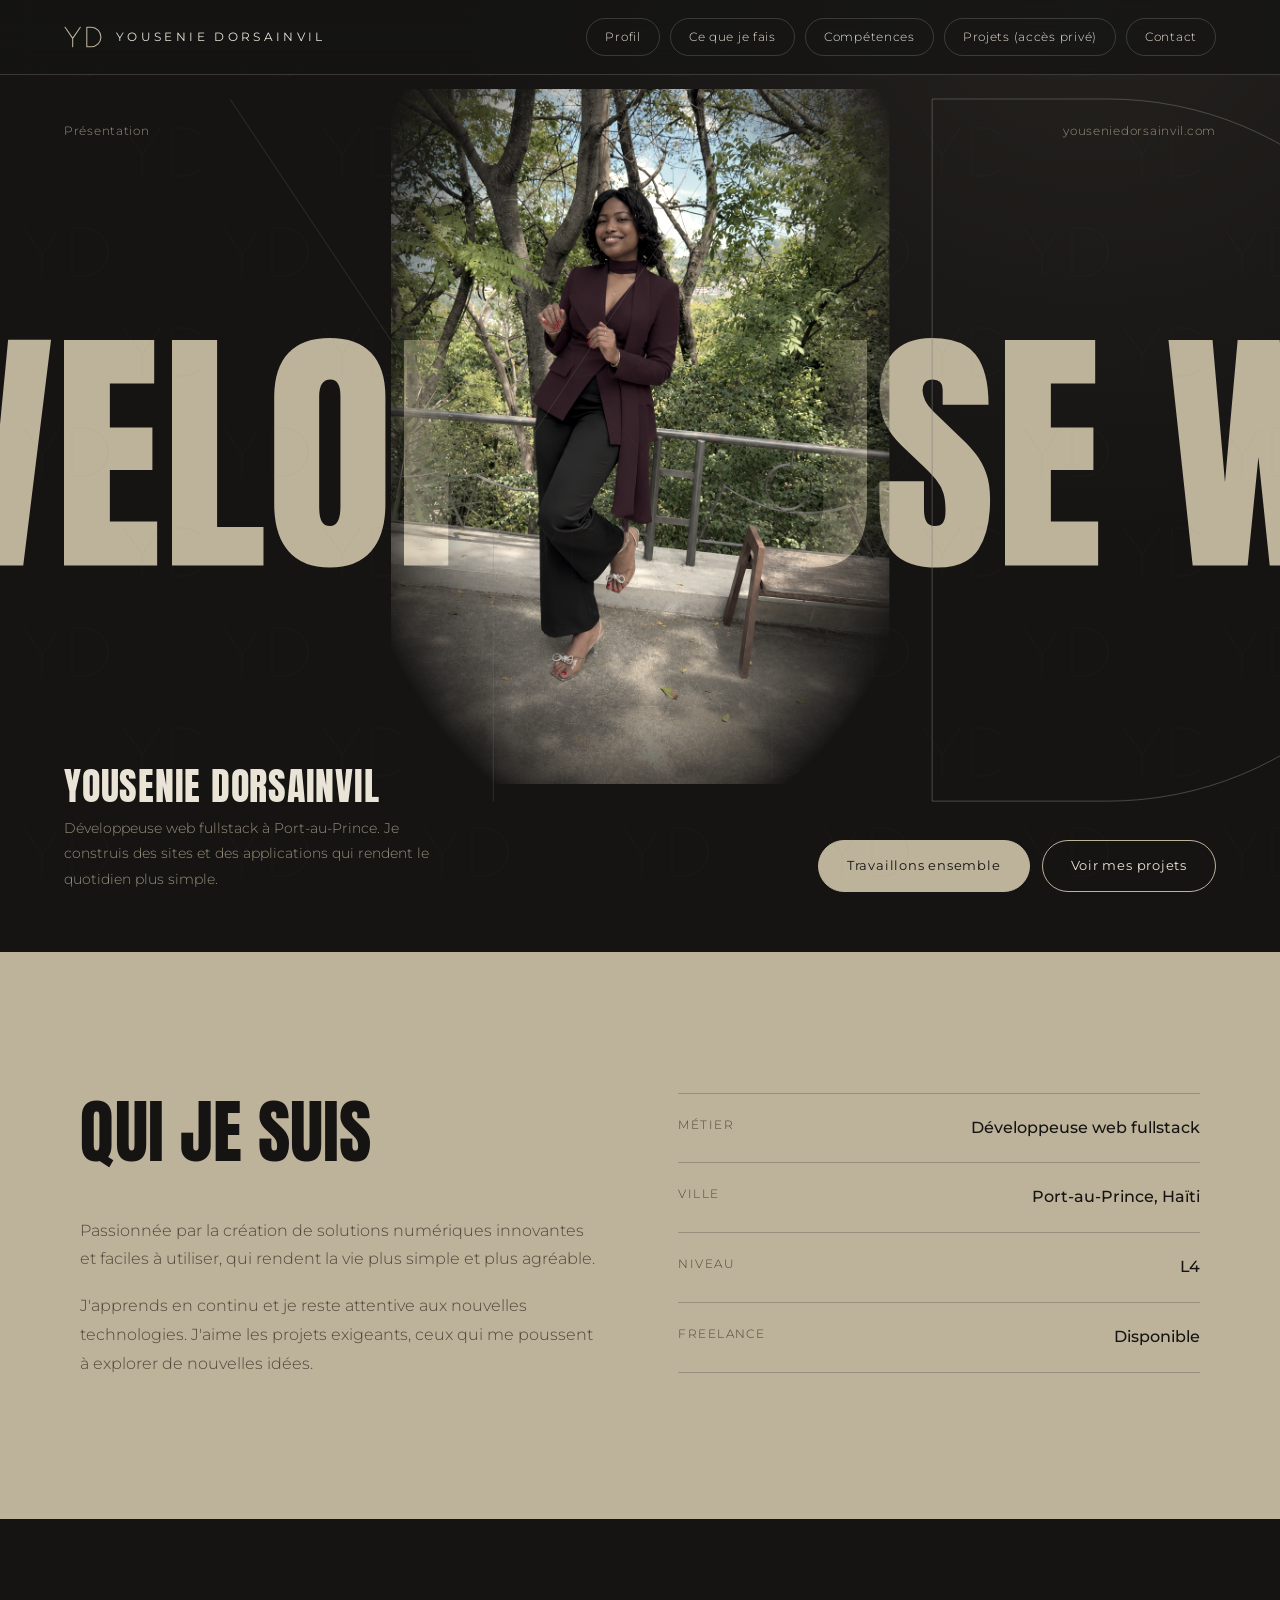
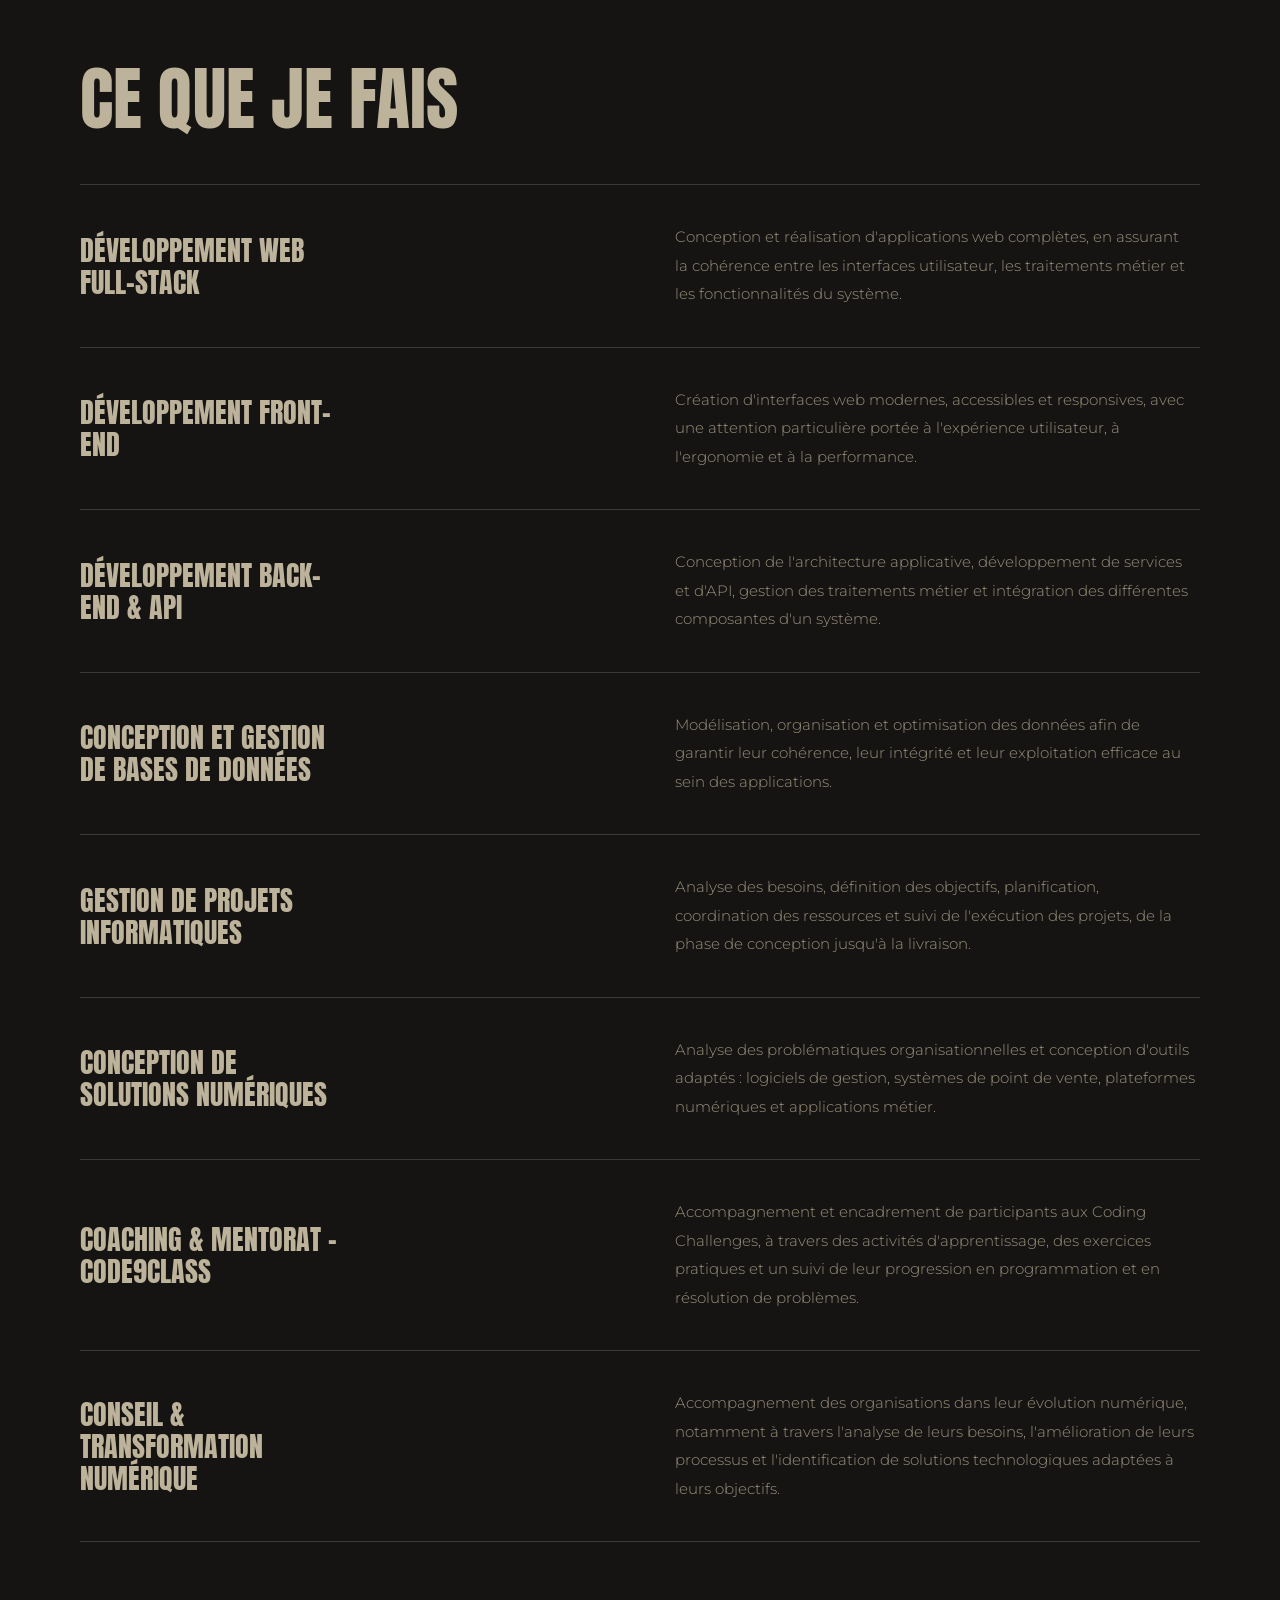
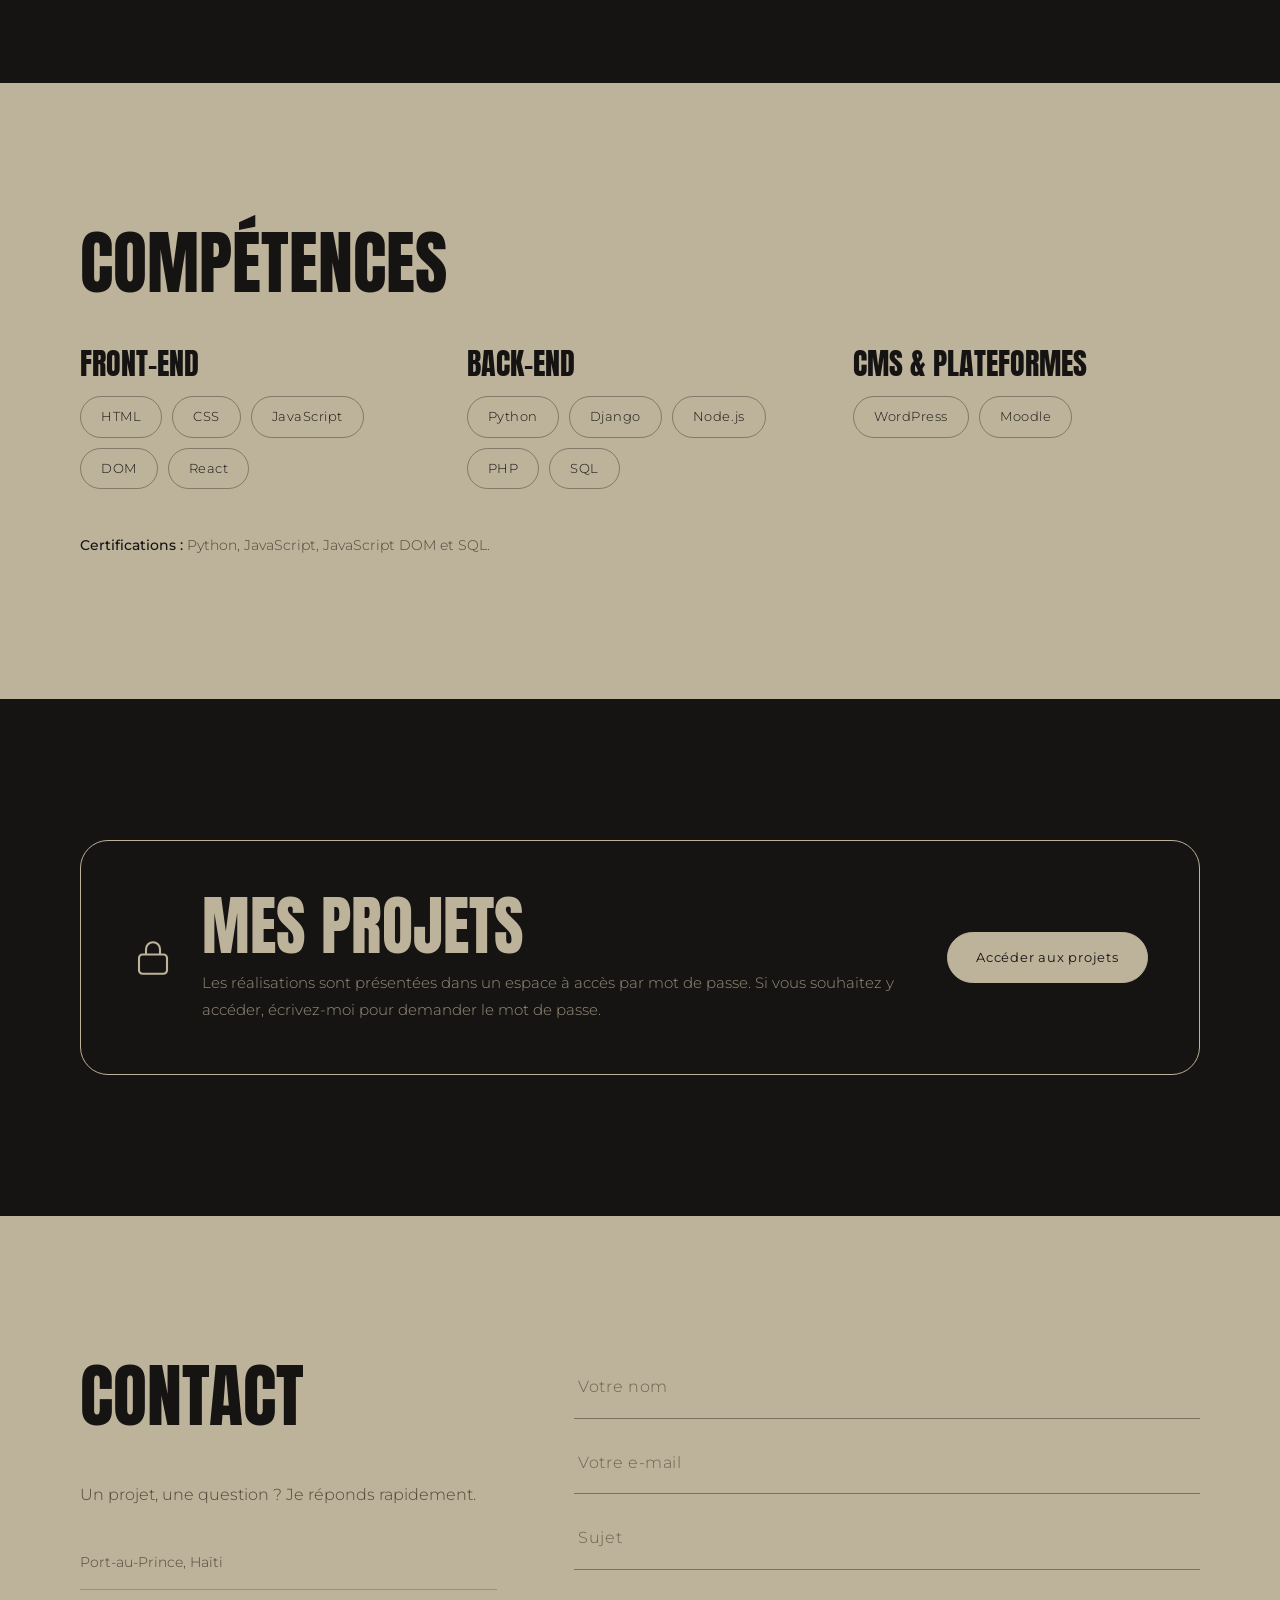
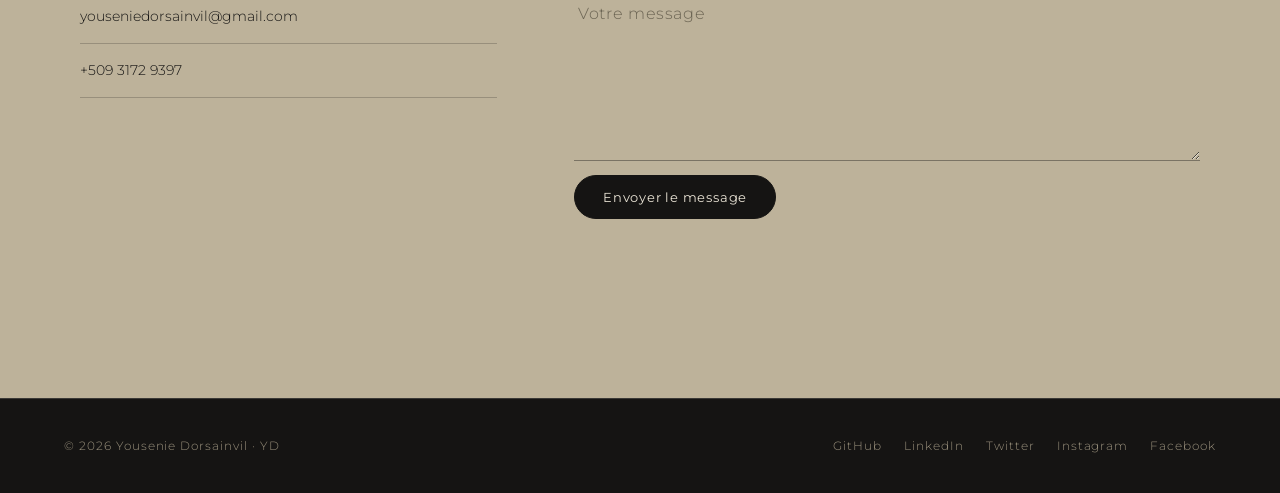
<file: index.html>
<!DOCTYPE html>
<html lang="fr">
<head>
  <meta charset="utf-8">
  <meta name="viewport" content="width=device-width, initial-scale=1">
  <title>Yousenie Dorsainvil — Développeuse web fullstack</title>
  <meta name="description" content="Portfolio de Yousenie Dorsainvil (YD), développeuse web fullstack à Port-au-Prince, Haïti.">
  <link rel="icon" href="assets/img/favicon.png">
  <link rel="preconnect" href="https://fonts.googleapis.com">
  <link rel="preconnect" href="https://fonts.gstatic.com" crossorigin>
  <link href="https://fonts.googleapis.com/css2?family=Anton&family=Montserrat:wght@300;400;500&display=swap" rel="stylesheet">
  <link rel="stylesheet" href="css/yd.css">
</head>
<body>

  <!-- Arrière-plan YD -->
  <div class="bg-glow" aria-hidden="true"></div>
  <div class="bg-pattern" aria-hidden="true"></div>
  <div class="bg-mark" id="mark" aria-hidden="true">
    <svg viewBox="0 0 140 80">
      <path d="M0 0L30 45L60 0M30 45V80"/>
      <path class="accent" d="M80 0V80H100A40 40 0 0 0 100 0Z"/>
    </svg>
  </div>

  <header class="nav">
    <a href="#top" class="logo" aria-label="YD — accueil">
      <svg viewBox="0 0 140 80" aria-hidden="true">
        <path d="M4 4L32 45L60 4M32 45V76M84 4V76H100A36 36 0 0 0 100 4Z"/>
      </svg>
      <span>Yousenie Dorsainvil</span>
    </a>
    <ul>
      <li><a class="link" href="#profil">Profil</a></li>
      <li><a class="link" href="#faire">Ce que je fais</a></li>
      <li><a class="link" href="#competences">Compétences</a></li>
      <li><a class="link lock" href="projects.html">Projets (accès privé)</a></li>
      <li><a class="link" href="#contact">Contact</a></li>
    </ul>
  </header>

  <main id="top">
    <section class="hero">
      <div class="hero-top">
        <span>Présentation</span>
        <span>youseniedorsainvil.com</span>
      </div>
      <div class="hero-stage">
        <h1>Développeuse web</h1>
        <img class="hero-photo" src="img/3.png" alt="Portrait de Yousenie Dorsainvil" width="800" height="1000">
      </div>
      <div class="hero-bottom">
        <div>
          <p class="name">Yousenie Dorsainvil</p>
          <p class="role">Développeuse web fullstack à Port-au-Prince. Je construis des sites et des applications qui rendent le quotidien plus simple.</p>
        </div>
        <div class="btns">
          <a class="btn solid" href="#contact">Travaillons ensemble</a>
          <a class="btn" href="projects.html">Voir mes projets</a>
        </div>
      </div>
    </section>

    <section id="profil" class="beige">
      <div class="inner about-grid">
        <div>
          <h2>Qui je suis</h2>
          <p class="lead">Passionnée par la création de solutions numériques innovantes et faciles à utiliser, qui rendent la vie plus simple et plus agréable.</p>
          <p class="lead">J'apprends en continu et je reste attentive aux nouvelles technologies. J'aime les projets exigeants, ceux qui me poussent à explorer de nouvelles idées.</p>
        </div>
        <ul class="facts">
          <li><span>Métier</span><strong>Développeuse web fullstack</strong></li>
          <li><span>Ville</span><strong>Port-au-Prince, Haïti</strong></li>
          <li><span>Niveau</span><strong>L4</strong></li>
          <li><span>Freelance</span><strong>Disponible</strong></li>
        </ul>
      </div>
    </section>

    
    <section id="faire">
      <div class="inner">
        <h2>Ce que je fais</h2>
        <div class="rows">

          <div class="row">
            <h3>Développement web Full-Stack</h3>
            <p>Conception et réalisation d'applications web complètes, en assurant la cohérence entre les interfaces utilisateur, les traitements métier et les fonctionnalités du système.</p>
          </div>

          <div class="row">
            <h3>Développement Front-End</h3>
            <p>Création d'interfaces web modernes, accessibles et responsives, avec une attention particulière portée à l'expérience utilisateur, à l'ergonomie et à la performance.</p>
          </div>

          <div class="row">
            <h3>Développement Back-End & API</h3>
            <p>Conception de l'architecture applicative, développement de services et d'API, gestion des traitements métier et intégration des différentes composantes d'un système.</p>
          </div>

          <div class="row">
            <h3>Conception et gestion de bases de données</h3>
            <p>Modélisation, organisation et optimisation des données afin de garantir leur cohérence, leur intégrité et leur exploitation efficace au sein des applications.</p>
          </div>

          <div class="row">
            <h3>Gestion de projets informatiques</h3>
            <p>Analyse des besoins, définition des objectifs, planification, coordination des ressources et suivi de l'exécution des projets, de la phase de conception jusqu'à la livraison.</p>
          </div>

          <div class="row">
            <h3>Conception de solutions numériques</h3>
            <p>Analyse des problématiques organisationnelles et conception d'outils adaptés : logiciels de gestion, systèmes de point de vente, plateformes numériques et applications métier.</p>
          </div>

          <div class="row">
            <h3>Coaching & Mentorat – Code9Class</h3>
            <p>Accompagnement et encadrement de participants aux Coding Challenges, à travers des activités d'apprentissage, des exercices pratiques et un suivi de leur progression en programmation et en résolution de problèmes.</p>
          </div>

          <div class="row">
            <h3>Conseil & Transformation numérique</h3>
            <p>Accompagnement des organisations dans leur évolution numérique, notamment à travers l'analyse de leurs besoins, l'amélioration de leurs processus et l'identification de solutions technologiques adaptées à leurs objectifs.</p>
          </div>

        </div>
      </div>
    </section>

    <section id="competences" class="beige">
      <div class="inner">
        <h2>Compétences</h2>
        <div class="skills">

          <div>
            <h3>Front-end</h3>
            <div class="chips">
              <span class="chip">HTML</span>
              <span class="chip">CSS</span>
              <span class="chip">JavaScript</span>
              <span class="chip">DOM</span>
              <span class="chip">React</span>
            </div>
          </div>

          <div>
            <h3>Back-end</h3>
            <div class="chips">
              <span class="chip">Python</span>
              <span class="chip">Django</span>
              <span class="chip">Node.js</span>
              <span class="chip">PHP</span>
              <span class="chip">SQL</span>
            </div>
          </div>

          <div>
            <h3>CMS & Plateformes</h3>
            <div class="chips">
              <span class="chip">WordPress</span>
              <span class="chip">Moodle</span>
            </div>
          </div>

        </div>

        <p class="certs">
          <b>Certifications :</b> Python, JavaScript, JavaScript DOM et SQL.
        </p>
      </div>
    </section>


    <section id="projets">
      <div class="inner">
        <div class="locked">
          <svg viewBox="0 0 24 24" aria-hidden="true">
            <rect x="4" y="10" width="16" height="11" rx="2"/>
            <path d="M8 10V7a4 4 0 0 1 8 0v3"/>
          </svg>
          <div>
            <h2>Mes projets</h2>
            <p>Les réalisations sont présentées dans un espace à accès par mot de passe. Si vous souhaitez y accéder, écrivez-moi pour demander le mot de passe.</p>
          </div>
          <a class="btn solid" href="projects.html">Accéder aux projets</a>
        </div>
      </div>
    </section>

    <section id="contact" class="beige">
      <div class="inner contact-grid">
        <div>
          <h2>Contact</h2>
          <p class="lead">Un projet, une question ? Je réponds rapidement.</p>
          <ul>
            <li>Port-au-Prince, Haïti</li>
            <li><a href="mailto:youseniedorsainvil@gmail.com">youseniedorsainvil@gmail.com</a></li>
            <li><a href="tel:+50931729397">+509 3172 9397</a></li>
          </ul>
        </div>

        
        <form id="contactForm">
            <input type="text" name="name"
                  placeholder="Votre nom" required
                  autocomplete="name">

            <input type="email" name="email"
                  placeholder="Votre e-mail" required
                  autocomplete="email">

            <input type="text" name="subject"
                  placeholder="Sujet" required>

            <textarea name="message" rows="5"
                      placeholder="Votre message" required></textarea>

            <button class="btn solid" type="submit"
                    style="justify-self:start">
                Envoyer le message
            </button>

            <div class="status" id="status"
                role="status" aria-live="polite"></div>
        </form>

      </div>
    </section>
  </main>

  <footer>
    <span>© <span id="y"></span> Yousenie Dorsainvil · YD</span>
    <nav>
      <a href="https://github.com/youse22" target="_blank" rel="noopener noreferrer">GitHub</a>
      <a href="https://www.linkedin.com/in/yousenie-dorsainvil" target="_blank" rel="noopener noreferrer">LinkedIn</a>
      <a href="https://twitter.com/yousenieD" target="_blank" rel="noopener noreferrer">Twitter</a>
      <a href="https://instagram.com/youseniedorsainvil" target="_blank" rel="noopener noreferrer">Instagram</a>
      <a href="https://web.facebook.com/yoosenie.dorsainvil" target="_blank" rel="noopener noreferrer">Facebook</a>
    </nav>
  </footer>

  <script>
    'use strict';

    document.getElementById('y').textContent = new Date().getFullYear();

    // Léger parallaxe du monogramme YD
    const mark = document.getElementById('mark');

    if (!window.matchMedia('(prefers-reduced-motion: reduce)').matches) {
      let ticking = false;

      window.addEventListener('scroll', function() {
        if (ticking) return;
        ticking = true;

        requestAnimationFrame(function() {
          mark.style.setProperty('--py', (window.scrollY * -0.12) + 'px');
          ticking = false;
        });
      }, { passive: true });
    }

    // Formulaire de contact compatible avec un hébergement statique.
    // Le visiteur doit disposer d'une application de messagerie configurée.
    const form = document.getElementById('contactForm');
    const status = document.getElementById('status');

    form.addEventListener('submit', function(event) {
      event.preventDefault();

      if (!form.reportValidity()) return;

      const data = new FormData(form);
      const name = String(data.get('name') || '').trim();
      const email = String(data.get('email') || '').trim();
      const subject = String(data.get('subject') || '').trim();
      const message = String(data.get('message') || '').trim();

      const body = [
        'Nom : ' + name,
        'E-mail : ' + email,
        '',
        'Message :',
        message
      ].join('\n');

      const mailto = 'mailto:youseniedorsainvil@gmail.com'
        + '?subject=' + encodeURIComponent(subject)
        + '&body=' + encodeURIComponent(body);

      status.className = 'status';
      status.textContent = 'Ouverture de votre application de messagerie…';

      window.location.href = mailto;
    });


    //////

document.getElementById("contactForm").addEventListener("submit", function(e) {
    e.preventDefault();

    const form = this;

    const name = form.elements["name"].value.trim();
    const email = form.elements["email"].value.trim();
    const subject = form.elements["subject"].value.trim();
    const message = form.elements["message"].value.trim();

    const status = document.getElementById("status");

    // Remplace par ton adresse e-mail
    const destination = "tonadresse@gmail.com";

    const body =
        "Nom : " + name + "\n" +
        "E-mail : " + email + "\n\n" +
        "Message :\n" + message;

    const mailto =
        "mailto:" + destination +
        "?subject=" + encodeURIComponent(subject) +
        "&body=" + encodeURIComponent(body);

    status.textContent = "Ouverture de votre logiciel de messagerie...";

    window.location.href = mailto;
});

  </script>
</body>
</html>
</file>
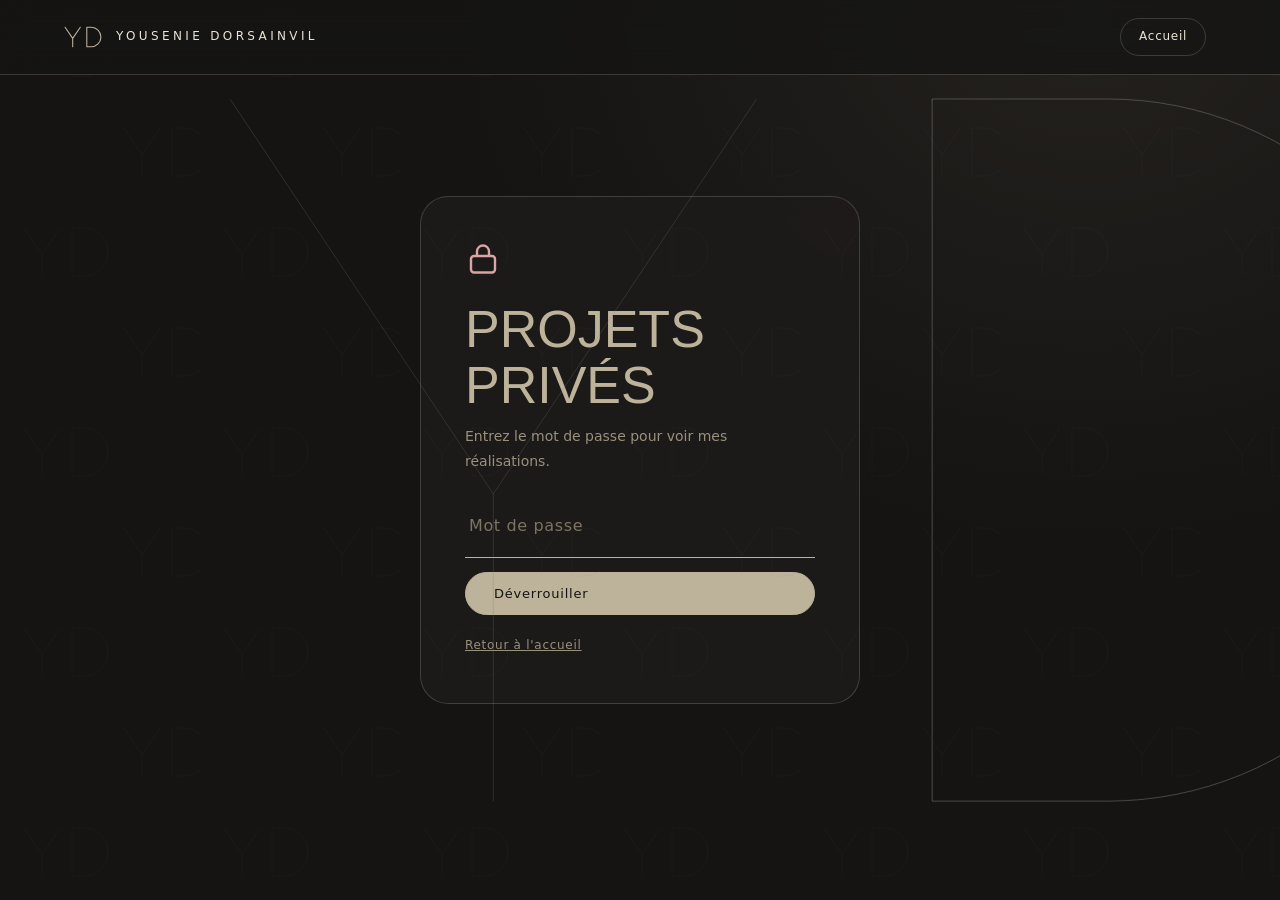
<file: projects.html>
<!DOCTYPE html>
<html lang="fr">
<head>
  <meta charset="utf-8">
  <meta name="viewport" content="width=device-width, initial-scale=1">
  <meta name="robots" content="noindex, nofollow">
  <meta name="theme-color" content="#171717">

  <title>Projets — Yousenie Dorsainvil</title>

  <link rel="preconnect" href="https://fonts.googleapis.com">
  <link rel="preconnect" href="https://fonts.gstatic.com" crossorigin>
  <link href="https://fonts.googleapis.com/css2?family=Bodoni+Moda:ital,wght@0,400;0,600;1,400;1,600&family=Jost:wght@400;500&display=swap" rel="stylesheet">

  <link rel="stylesheet" href="css/yd.css">

  <style>
    /* Force le masquage des éléments cachés */
    [hidden] {
      display: none !important;
    }
    /* Bouton Verrouiller */
button.link.lock {
    display: inline-flex;
    align-items: center;
    justify-content: center;
    padding: 10px 20px;
    min-height: 38px;

    background: transparent;
    color: #e5e1da;

    border: 1px solid rgba(255, 255, 255, 0.16);
    border-radius: 30px;

    font-family: inherit;
    font-size: 13px;
    font-weight: 600;
    letter-spacing: 0.3px;

    cursor: pointer;
    transition: all 0.25s ease;
}

/* Survol */
button.link.lock:hover {
    background: rgba(237, 28, 36, 0.12);
    color: #ff4b50;
    border-color: #ed1c24;
    transform: translateY(-1px);
}

/* Clic */
button.link.lock:active {
    transform: scale(0.97);
}

/* Focus clavier */
button.link.lock:focus-visible {
    outline: 2px solid #ed1c24;
    outline-offset: 3px;
}

/* Respecter l'attribut hidden */
button.link.lock[hidden] {
    display: none !important;
}
  </style>
</head>

<body>

  <div class="bg-glow" aria-hidden="true"></div>
  <div class="bg-pattern" aria-hidden="true"></div>

  <div class="bg-mark" aria-hidden="true">
    <svg viewBox="0 0 140 80">
      <path d="M0 0L30 45L60 0M30 45V80"/>
      <path class="accent" d="M80 0V80H100A40 40 0 0 0 100 0Z"/>
    </svg>
  </div>

  <!-- NAVIGATION -->
  <header class="nav">
    <a href="index.html" class="logo" aria-label="Retour à l'accueil">
      <svg viewBox="0 0 140 80" aria-hidden="true">
        <path d="M4 4L32 45L60 4M32 45V76M84 4V76H100A36 36 0 0 0 100 4Z"/>
      </svg>
      <span>Yousenie Dorsainvil</span>
    </a>

    <ul>
      <li>
        <a class="link" href="index.html">Accueil</a>
      </li>

      <li>
        <button class="link lock" id="logoutBtn" type="button" hidden>
          Verrouiller
        </button>
      </li>
    </ul>
  </header>

  <!-- CONNEXION -->
  <main class="gate" id="loginSection">
    <div class="gate-box">

      <svg viewBox="0 0 24 24"
           width="36"
           height="36"
           fill="none"
           stroke="#D9A5A6"
           stroke-width="1.6"
           aria-hidden="true">
        <rect x="4" y="10" width="16" height="11" rx="2"/>
        <path d="M8 10V7a4 4 0 0 1 8 0v3"/>
      </svg>

      <h1>Projets privés</h1>

      <p>
        Entrez le mot de passe pour voir mes réalisations.
      </p>

      <div class="err"
           id="errorMessage"
           role="alert"
           aria-live="polite"
           hidden>
      </div>

      <form id="loginForm">

        <input
          type="password"
          id="password"
          name="password"
          placeholder="Mot de passe"
          required
          autofocus
          autocomplete="current-password"
        >

        <button class="btn solid" type="submit" id="loginBtn">
          Déverrouiller
        </button>

      </form>

      <a class="back" href="index.html">
        Retour à l'accueil
      </a>

    </div>
  </main>

  <!-- PROJETS -->
  <main class="wrap top" id="projectsSection" hidden>
    <div class="inner">

      <h2>Projets</h2>

      <p class="lead">
        Cliquez sur un projet pour ouvrir le site.
      </p>

      <div class="grid" id="projectsGrid"></div>

    </div>
  </main>

  <script>
    'use strict';

    /* ==========================================
       CONFIGURATION DE LA CONNEXION
    ========================================== */

    // Hash SHA-256 du nouveau mot de passe
    const PASSWORD_HASH =
      'dafcc57b3abfd4998db201c6cfeb9262f9bb0fc72ced1e47fcba85413f95b608';

    const MAX_ATTEMPTS = 5;

    // Durée de session : 30 minutes
    const SESSION_DURATION = 30 * 60 * 1000;

    const AUTH_KEY = 'yd_projects_auth';
    const EXPIRATION_KEY = 'yd_projects_expiration';


    /* ==========================================
       LISTE DES PROJETS
    ========================================== */

    const projects = [

      {
        url: 'https://haitirh.com',
        title: 'Haiti RH',
        desc: 'Plateforme dédiée aux ressources humaines et au recrutement.',
        tags: ['Ressources humaines', 'Web', 'Recrutement']
      },

      {
        url: 'https://youse22.github.io/POS/',
        title: 'GMATÉRIAUX POS',
        desc: 'Système de point de vente pour dépôts et quincailleries : ventes, clients, paiements et livraisons.',
        tags: ['POS', 'Gestion commerciale', 'Web']
      },

      {
        url: 'https://youse22.github.io/Gmateriaux/',
        title: 'GMATÉRIAUX',
        desc: 'Plateforme de présentation d’un logiciel de gestion pour entreprises de matériaux de construction.',
        tags: ['Web Design', 'Responsive', 'Gestion']
      },

      {
        url: 'https://newborntechnologie.com/Newborn_website/NewBorn/structure/',
        title: 'Newborn Technologie',
        desc: 'Site web professionnel présentant les services et activités de l’entreprise.',
        tags: ['Technologie', 'Web Design', 'Développement web']
      },

      {
        url: 'https://ayitikomes.com',
        title: 'Ayiti Komès',
        desc: 'Plateforme web dédiée au commerce et aux activités économiques.',
        tags: ['E-commerce', 'Business', 'Web']
      },

      {
        url: '',
        title: 'Casa Latina',
        desc: 'Projet web de présentation d’entreprise.',
        tags: ['Site vitrine', 'Web Design']
      }

    ];


    /* ==========================================
       ÉLÉMENTS HTML
    ========================================== */

    const loginSection = document.getElementById('loginSection');
    const projectsSection = document.getElementById('projectsSection');

    const loginForm = document.getElementById('loginForm');
    const passwordInput = document.getElementById('password');

    const errorMessage = document.getElementById('errorMessage');
    const loginBtn = document.getElementById('loginBtn');
    const logoutBtn = document.getElementById('logoutBtn');

    const projectsGrid = document.getElementById('projectsGrid');

    let attempts = 0;
    let expirationTimer = null;


    /* ==========================================
       AFFICHAGE DES SECTIONS
    ========================================== */

    function showProjects() {

      loginSection.hidden = true;
      projectsSection.hidden = false;

      logoutBtn.hidden = false;

    }


    function showLogin() {

      projectsSection.hidden = true;
      loginSection.hidden = false;

      logoutBtn.hidden = true;

      passwordInput.value = '';

    }


    function showError(message) {

      errorMessage.textContent = message;
      errorMessage.hidden = false;

    }


    /* ==========================================
       PROTECTION DU CONTENU HTML
    ========================================== */

    function escapeHTML(value) {

      return String(value).replace(/[&<>"']/g, function(char) {

        return {
          '&': '&amp;',
          '<': '&lt;',
          '>': '&gt;',
          '"': '&quot;',
          "'": '&#039;'
        }[char];

      });

    }


    /* ==========================================
       GESTION DES APERÇUS
    ========================================== */

    function getTitle(project) {

      if (project.title) {
        return project.title;
      }

      if (project.url) {

        try {

          return new URL(project.url)
            .hostname
            .replace(/^www\./, '');

        } catch (error) {

          return 'Projet';

        }

      }

      return 'Projet';

    }


    function getImage(project) {

      if (project.img) {
        return project.img;
      }

      if (project.url) {

        return 'https://s.wordpress.com/mshots/v1/'
          + encodeURIComponent(project.url)
          + '?w=1200&h=750';

      }

      return '';

    }


    /* ==========================================
       GÉNÉRATION DES CARTES DE PROJETS
    ========================================== */

    function renderProjects() {

      projectsGrid.innerHTML = projects.map(function(project) {

        const title = escapeHTML(getTitle(project));

        const description = project.desc
          ? `<p>${escapeHTML(project.desc)}</p>`
          : '';

        const image = getImage(project);

        const imageHTML = image
          ? `<img src="${escapeHTML(image)}"
                  alt="Aperçu de ${title}"
                  loading="lazy">`
          : '';

        const tags = project.tags && project.tags.length
          ? `<div class="tags">
              ${project.tags.map(function(tag) {
                return `<span>${escapeHTML(tag)}</span>`;
              }).join('')}
             </div>`
          : '';

        const visit = project.url
          ? '<span class="visit">Visiter le site →</span>'
          : '';

        const content = `
          <div class="shot">
            ${imageHTML}
          </div>

          <div class="body">
            <h3>${title}</h3>
            ${description}
            ${tags}
            ${visit}
          </div>
        `;

        if (project.url) {

          return `
            <a class="card"
               href="${escapeHTML(project.url)}"
               target="_blank"
               rel="noopener noreferrer">
              ${content}
            </a>
          `;

        }

        return `
          <div class="card">
            ${content}
          </div>
        `;

      }).join('');

    }


    /* ==========================================
       GESTION DE LA SESSION
    ========================================== */

    function isAuthenticated() {

      const expiration = Number(
        sessionStorage.getItem(EXPIRATION_KEY)
      );

      return sessionStorage.getItem(AUTH_KEY) === 'true'
        && Number.isFinite(expiration)
        && expiration > Date.now();

    }


    function createSession() {

      const expiration = Date.now() + SESSION_DURATION;

      sessionStorage.setItem(AUTH_KEY, 'true');

      sessionStorage.setItem(
        EXPIRATION_KEY,
        String(expiration)
      );

      scheduleExpiration(expiration);

    }


    function scheduleExpiration(expiration) {

      if (expirationTimer) {

        clearTimeout(expirationTimer);

      }

      const remaining = expiration - Date.now();

      if (remaining <= 0) {

        logout();
        return;

      }

      expirationTimer = setTimeout(logout, remaining);

    }


    /* ==========================================
       DÉCONNEXION
    ========================================== */

    function logout() {

      if (expirationTimer) {

        clearTimeout(expirationTimer);
        expirationTimer = null;

      }

      sessionStorage.removeItem(AUTH_KEY);
      sessionStorage.removeItem(EXPIRATION_KEY);

      projectsGrid.innerHTML = '';

      showLogin();

    }


    /* ==========================================
       VÉRIFICATION DU MOT DE PASSE
    ========================================== */

    async function verifyPassword(password) {

      if (!window.crypto || !window.crypto.subtle) {

        throw new Error(
          'Web Crypto indisponible : utilisez HTTPS.'
        );

      }

      const encodedPassword = new TextEncoder().encode(password);

      const digest = await window.crypto.subtle.digest(
        'SHA-256',
        encodedPassword
      );

      const hashArray = Array.from(new Uint8Array(digest));

      const passwordHash = hashArray
        .map(byte => byte.toString(16).padStart(2, '0'))
        .join('');

      return passwordHash === PASSWORD_HASH;

    }


    /* ==========================================
       FORMULAIRE DE CONNEXION
    ========================================== */

    loginForm.addEventListener('submit', async function(event) {

      event.preventDefault();

      errorMessage.hidden = true;

      if (attempts >= MAX_ATTEMPTS) {

        showError(
          'Trop de tentatives. Rechargez la page pour réessayer.'
        );

        return;

      }

      const password = passwordInput.value;

      if (!password) {

        showError('Veuillez saisir votre mot de passe.');

        return;

      }

      loginBtn.disabled = true;
      loginBtn.textContent = 'Vérification...';

      try {

        const valid = await verifyPassword(password);

        if (!valid) {

          attempts++;

          showError('Mot de passe incorrect.');

          passwordInput.value = '';
          passwordInput.focus();

          return;

        }

        // Connexion réussie
        attempts = 0;

        createSession();

        renderProjects();

        showProjects();

      } catch (error) {

        console.error(
          'Erreur de vérification :',
          error
        );

        showError(
          'Une erreur est survenue pendant la vérification du mot de passe.'
        );

      } finally {

        loginBtn.disabled = false;
        loginBtn.textContent = 'Déverrouiller';

      }

    });


    /* ==========================================
       BOUTON VERROUILLER
    ========================================== */

    logoutBtn.addEventListener('click', logout);


    /* ==========================================
       INITIALISATION
    ========================================== */

    if (isAuthenticated()) {

      const expiration = Number(
        sessionStorage.getItem(EXPIRATION_KEY)
      );

      renderProjects();

      showProjects();

      scheduleExpiration(expiration);

    } else {

      logout();

    }

  </script>

</body>
</html>
</file>
<file: css/yd.css>
/* Palette : charbon chaud + beige sable. Typo : Anton (titres condensés) + Montserrat (texte) */
:root{
  --ink:#151413; --ink2:#1E1C1A; --cream:#EAE4D6; --beige:#BDB29A; --sand:#A89C82; --muted:#9A917D;
  --line:rgba(234,228,214,.18);
  --display:'Anton','Oswald','Arial Narrow',sans-serif;
  --body:'Montserrat',system-ui,sans-serif;
}
*{box-sizing:border-box;margin:0;padding:0}
html{scroll-behavior:smooth}
body{background:var(--ink);color:var(--cream);font-family:var(--body);font-weight:300;line-height:1.8;font-size:16px;overflow-x:hidden}
a{color:inherit}
:focus-visible{outline:2px solid var(--beige);outline-offset:3px}

/* ---------- Monogramme YD (s'inverse selon le fond) ---------- */
.bg-glow{position:fixed;inset:0;z-index:-1;background:radial-gradient(70vw 60vw at 85% 0%,#24211e,var(--ink) 70%)}
.bg-pattern,.bg-mark{position:fixed;pointer-events:none;mix-blend-mode:difference;z-index:5}
.bg-pattern{inset:0;
  background-image:url("data:image/svg+xml,%3Csvg xmlns='http://www.w3.org/2000/svg' width='200' height='200' fill='none' stroke='%23ffffff' stroke-opacity='.055' stroke-width='1'%3E%3Cg transform='translate(24 28) scale(.6)'%3E%3Cpath d='M0 0L30 45L60 0M30 45V80M80 0V80H100A40 40 0 0 0 100 0Z'/%3E%3C/g%3E%3Cg transform='translate(124 128) scale(.6)'%3E%3Cpath d='M0 0L30 45L60 0M30 45V80M80 0V80H100A40 40 0 0 0 100 0Z'/%3E%3C/g%3E%3C/svg%3E")}
.bg-mark{right:-14vw;top:50%;width:96vw;max-width:1500px;transform:translateY(calc(-50% + var(--py,0px)))}
.bg-mark svg{width:100%;height:auto;display:block;overflow:visible}
.bg-mark path{fill:none;stroke:#fff;stroke-opacity:.13;stroke-width:1;vector-effect:non-scaling-stroke}
.bg-mark .accent{stroke-opacity:.26}

/* ---------- Navigation ---------- */
.nav{position:fixed;top:0;left:0;right:0;z-index:20;display:flex;align-items:center;justify-content:space-between;
  padding:18px clamp(20px,5vw,64px);backdrop-filter:blur(14px);background:rgba(21,20,19,.75);border-bottom:1px solid var(--line)}
.logo{display:flex;align-items:center;gap:14px;text-decoration:none;font-weight:400;font-size:12px;letter-spacing:.28em;text-transform:uppercase}
.logo svg{width:38px;height:22px}.logo path{fill:none;stroke:var(--beige);stroke-width:4;stroke-linecap:round;stroke-linejoin:round}
.nav ul{display:flex;gap:10px;list-style:none;font-size:12px;letter-spacing:.06em}
.nav a.link{display:block;text-decoration:none;color:var(--cream);padding:7px 18px;border:1px solid var(--line);border-radius:999px;transition:background .2s,color .2s,border-color .2s}
.nav a.link:hover,.nav .lock{border-color:var(--beige)}
.nav a.link:hover{background:var(--beige);color:var(--ink)}
@media(max-width:1000px){.nav ul{display:none}}

/* ---------- Mise en page ---------- */
section,.wrap{padding:clamp(80px,11vw,150px) clamp(20px,5vw,64px)}

.inner {
    max-width: 1120px;
    margin: 0 auto;
}

/* TITRES */
h1, h2, h3 {
    font-family: var(--display);
    font-weight: 400;
    text-transform: uppercase;
    letter-spacing: 0;
    line-height: 1.08;
}

h2 {
    font-size: clamp(42px, 5.5vw, 76px);
    max-width: 18ch;
    margin-bottom: 48px;
    color: var(--beige);
}

/* INTRODUCTION */
.lead {
    color: var(--muted);
    max-width: 55ch;
    font-size: 16px;
    line-height: 1.8;
}

/* LISTE DES SERVICES */
.rows {
    margin-top: 24px;
    border-top: 1px solid var(--line);
}

/* CHAQUE LIGNE */
.row {
    display: grid;
    grid-template-columns: 1fr 1fr;
    gap: 70px;
    padding: 38px 0;
    border-bottom: 1px solid var(--line);
    align-items: center;
    transition: padding 0.3s ease;
}

/* TITRE DU SERVICE */
.row h3 {
    font-size: clamp(23px, 2.2vw, 30px);
    line-height: 1.15;
    color: var(--beige);
    max-width: 19ch;
    margin: 0;
}

/* DESCRIPTION */
.row p {
    color: var(--muted);
    max-width: 52ch;
    font-size: 15px;
    line-height: 1.9;
    margin: 0;
}

/* PETIT EFFET AU SURVOL */
.row:hover {
    padding-left: 10px;
}

/* TABLETTES ET MOBILES */
@media (max-width: 720px) {

    .inner {
        padding-left: 20px;
        padding-right: 20px;
    }

    h2 {
        font-size: clamp(38px, 10vw, 58px);
        margin-bottom: 32px;
    }

    .row {
        grid-template-columns: 1fr;
        gap: 14px;
        padding: 27px 0;
    }

    .row h3 {
        font-size: 25px;
        max-width: 100%;
    }

    .row p {
        font-size: 14px;
        line-height: 1.8;
    }
}


/* Sections beiges (alternance avec le charbon) */
.beige{background:var(--beige);color:var(--ink)}
.beige h2{color:var(--ink)}
.beige .lead,.beige .certs,.beige .facts span,.beige .contact-grid li{color:#4d4739}
.beige .facts li,.beige .facts li:first-child,.beige .contact-grid li{border-color:rgba(21,20,19,.22)}
.beige .chip{border-color:rgba(21,20,19,.35);color:var(--ink)}
.beige .skills h3{color:var(--ink)}
.beige .certs b,.beige .contact-grid li a{color:var(--ink)}
.beige input,.beige textarea{color:var(--ink);border-color:rgba(21,20,19,.4)}
.beige input::placeholder,.beige textarea::placeholder{color:#6b6453}
.beige input:focus,.beige textarea:focus{border-color:var(--ink)}
.beige .btn{border-color:var(--ink);color:var(--ink)}
.beige .btn:hover,.beige .btn.solid{background:var(--ink);color:var(--cream)}
.beige .btn.solid:hover{background:#3a362f}
.beige .status.ok{color:#1f5a35}.beige .status.err{color:#8c2222}

/* Hero : titre géant + portrait qui le chevauche */
.hero{min-height:100vh;display:flex;flex-direction:column;justify-content:center;padding-top:120px;padding-bottom:60px;gap:18px}
.hero-top,.hero-bottom{max-width:1280px;width:100%;margin:0 auto;display:flex;justify-content:space-between;gap:20px;flex-wrap:wrap;align-items:flex-end}
.hero-top{font-size:12px;letter-spacing:.06em;color:var(--muted)}
.hero-stage{position:relative;max-width:1280px;width:100%;margin:0 auto;height:clamp(300px,46vw,620px)}
.hero h1{
  position:absolute;
  top:50%;
  left:50%;
  transform:translate(-50%,-50%);
  font-size:clamp(78px,20.5vw,330px);
  line-height:.85;
  color:var(--beige);
  white-space:nowrap;
  text-align:center;
  z-index:1;
}.hero-photo{position:absolute;z-index:2;left:50%;bottom:-6%;transform:translateX(-50%);height:118%;width:auto;max-width:62%;object-fit:cover;
  filter:grayscale(.35) sepia(.2) contrast(1.05);
  -webkit-mask-image:radial-gradient(ellipse 62% 66% at 50% 42%,#000 58%,transparent 100%);
          mask-image:radial-gradient(ellipse 62% 66% at 50% 42%,#000 58%,transparent 100%)}
.name{font-family:var(--display);text-transform:uppercase;font-size:clamp(24px,3vw,38px);letter-spacing:.02em;color:var(--cream);line-height:1.1}
.role{color:var(--muted);font-size:14px;max-width:44ch;margin-top:8px}
.btns{display:flex;gap:12px;flex-wrap:wrap}
.btn{display:inline-flex;align-items:center;padding:13px 28px;text-decoration:none;font-weight:400;font-size:13px;letter-spacing:.06em;border:1px solid var(--beige);border-radius:999px;transition:background .25s,color .25s;cursor:pointer;background:none;color:var(--cream);font-family:var(--body)}
.btn:hover,.btn.solid{background:var(--beige);color:var(--ink)}
.btn.solid:hover{background:var(--cream);border-color:var(--cream)}

/* Profil */
.about-grid{display:grid;grid-template-columns:1fr 1fr;gap:clamp(32px,6vw,90px)}
.about-grid p+p{margin-top:18px}
.facts{list-style:none}
.facts li{display:flex;justify-content:space-between;gap:20px;padding:20px 0;border-bottom:1px solid var(--line)}
.facts li:first-child{border-top:1px solid var(--line)}
.facts span{color:var(--muted);font-size:12px;letter-spacing:.12em;text-transform:uppercase}
.facts strong{font-weight:500}
@media(max-width:860px){.about-grid{grid-template-columns:1fr}}

/* Ce que je fais */

@media(max-width:720px){.row{grid-template-columns:1fr;gap:8px}}

/* Compétences */
.skills{display:grid;grid-template-columns:repeat(3,1fr);gap:40px;margin-top:36px}
.skills h3{font-size:30px;margin-bottom:16px}
.chips{display:flex;flex-wrap:wrap;gap:10px}
.chip{padding:8px 20px;border:1px solid var(--line);border-radius:999px;font-size:13px;letter-spacing:.04em}
.certs{margin-top:44px;color:var(--muted);font-size:14px}
.certs b{color:var(--cream);font-weight:500}
@media(max-width:860px){.skills{grid-template-columns:1fr}}

/* Bloc projets verrouillé */
.locked{display:grid;grid-template-columns:auto 1fr auto;gap:28px;align-items:center;padding:clamp(28px,4vw,52px);border:1px solid var(--beige);border-radius:28px}
.locked svg{width:42px;height:42px;stroke:var(--beige);fill:none;stroke-width:1.2}
.locked h2{font-size:clamp(40px,5vw,68px);margin:0 0 8px;max-width:none}
.locked p{font-size:15px;color:var(--muted)}
@media(max-width:760px){.locked{grid-template-columns:1fr}}

/* Contact */
.contact-grid{display:grid;grid-template-columns:.8fr 1.2fr;gap:clamp(32px,6vw,90px)}
.contact-grid ul{list-style:none;margin-top:26px}
.contact-grid li{padding:14px 0;border-bottom:1px solid var(--line);color:var(--muted);font-size:14px}
.contact-grid li a{color:var(--cream);text-decoration:none}
form{display:grid;gap:14px}
input,textarea{width:100%;padding:16px 4px;border:0;border-bottom:1px solid var(--line);background:transparent;color:var(--cream);font:inherit;border-radius:0}
input::placeholder,textarea::placeholder{color:#7d7563;letter-spacing:.04em}
input:focus,textarea:focus{outline:none;border-color:var(--beige)}
.status{min-height:24px;font-size:14px}
.status.ok{color:#b8d8c2}.status.err{color:#e6b3b3}
@media(max-width:860px){.contact-grid{grid-template-columns:1fr}}

footer{padding:36px clamp(20px,5vw,64px);border-top:1px solid var(--line);display:flex;justify-content:space-between;flex-wrap:wrap;gap:16px;color:var(--muted);font-size:12px;letter-spacing:.08em}
footer nav{display:flex;gap:22px;flex-wrap:wrap}
footer a{text-decoration:none}footer a:hover{color:var(--cream)}

/* Page projets (accès privé) */
.gate{min-height:100vh;display:grid;place-items:center;padding:24px}
.gate-box{width:min(440px,100%);padding:44px;border:1px solid var(--line);border-radius:28px;background:rgba(30,28,26,.85);backdrop-filter:blur(10px)}
.gate-box h1{font-size:52px;margin:14px 0 10px;color:var(--beige)}
.gate-box p{color:var(--muted);margin-bottom:22px;font-size:14px}
.gate-box .err{color:#e6b3b3;margin-bottom:14px;font-size:14px}
.gate-box .back{display:inline-block;margin-top:20px;color:var(--muted);font-size:12px;letter-spacing:.06em}
.top{padding-top:160px}
.grid{display:grid;grid-template-columns:repeat(auto-fill,minmax(310px,1fr));gap:28px;margin-top:48px}
.card{display:flex;flex-direction:column;border:1px solid var(--line);border-radius:24px;overflow:hidden;background:rgba(30,28,26,.8);transition:transform .25s,border-color .25s}
.card:hover{transform:translateY(-6px);border-color:var(--beige)}
.card .shot{aspect-ratio:16/10;overflow:hidden;background:var(--ink2);border-bottom:1px solid var(--line)}
.card .shot img{width:100%;height:100%;object-fit:cover;object-position:top;display:block;filter:sepia(.25) grayscale(.3);transition:transform .6s,filter .4s}
.card:hover .shot img{transform:scale(1.04);filter:none}
.card .body{padding:26px;display:flex;flex-direction:column;gap:12px;flex:1}
.card h3{font-size:32px;color:var(--beige)}
.card p{color:var(--muted);font-size:14.5px}
.card .tags{display:flex;gap:8px;flex-wrap:wrap;margin-top:auto}
.card .tags span{font-size:12px;padding:4px 14px;border:1px solid var(--line);border-radius:999px;color:var(--cream)}
.card .visit{margin-top:6px;font-size:13px;letter-spacing:.06em;text-decoration:none;color:var(--beige);border-bottom:1px solid var(--beige);align-self:flex-start;padding-bottom:3px}

@media(max-width:760px){.hero-photo{max-width:90%}.hero-bottom{flex-direction:column;align-items:flex-start}}
@media(prefers-reduced-motion:reduce){*{transition:none!important;scroll-behavior:auto!important}}
</file>
